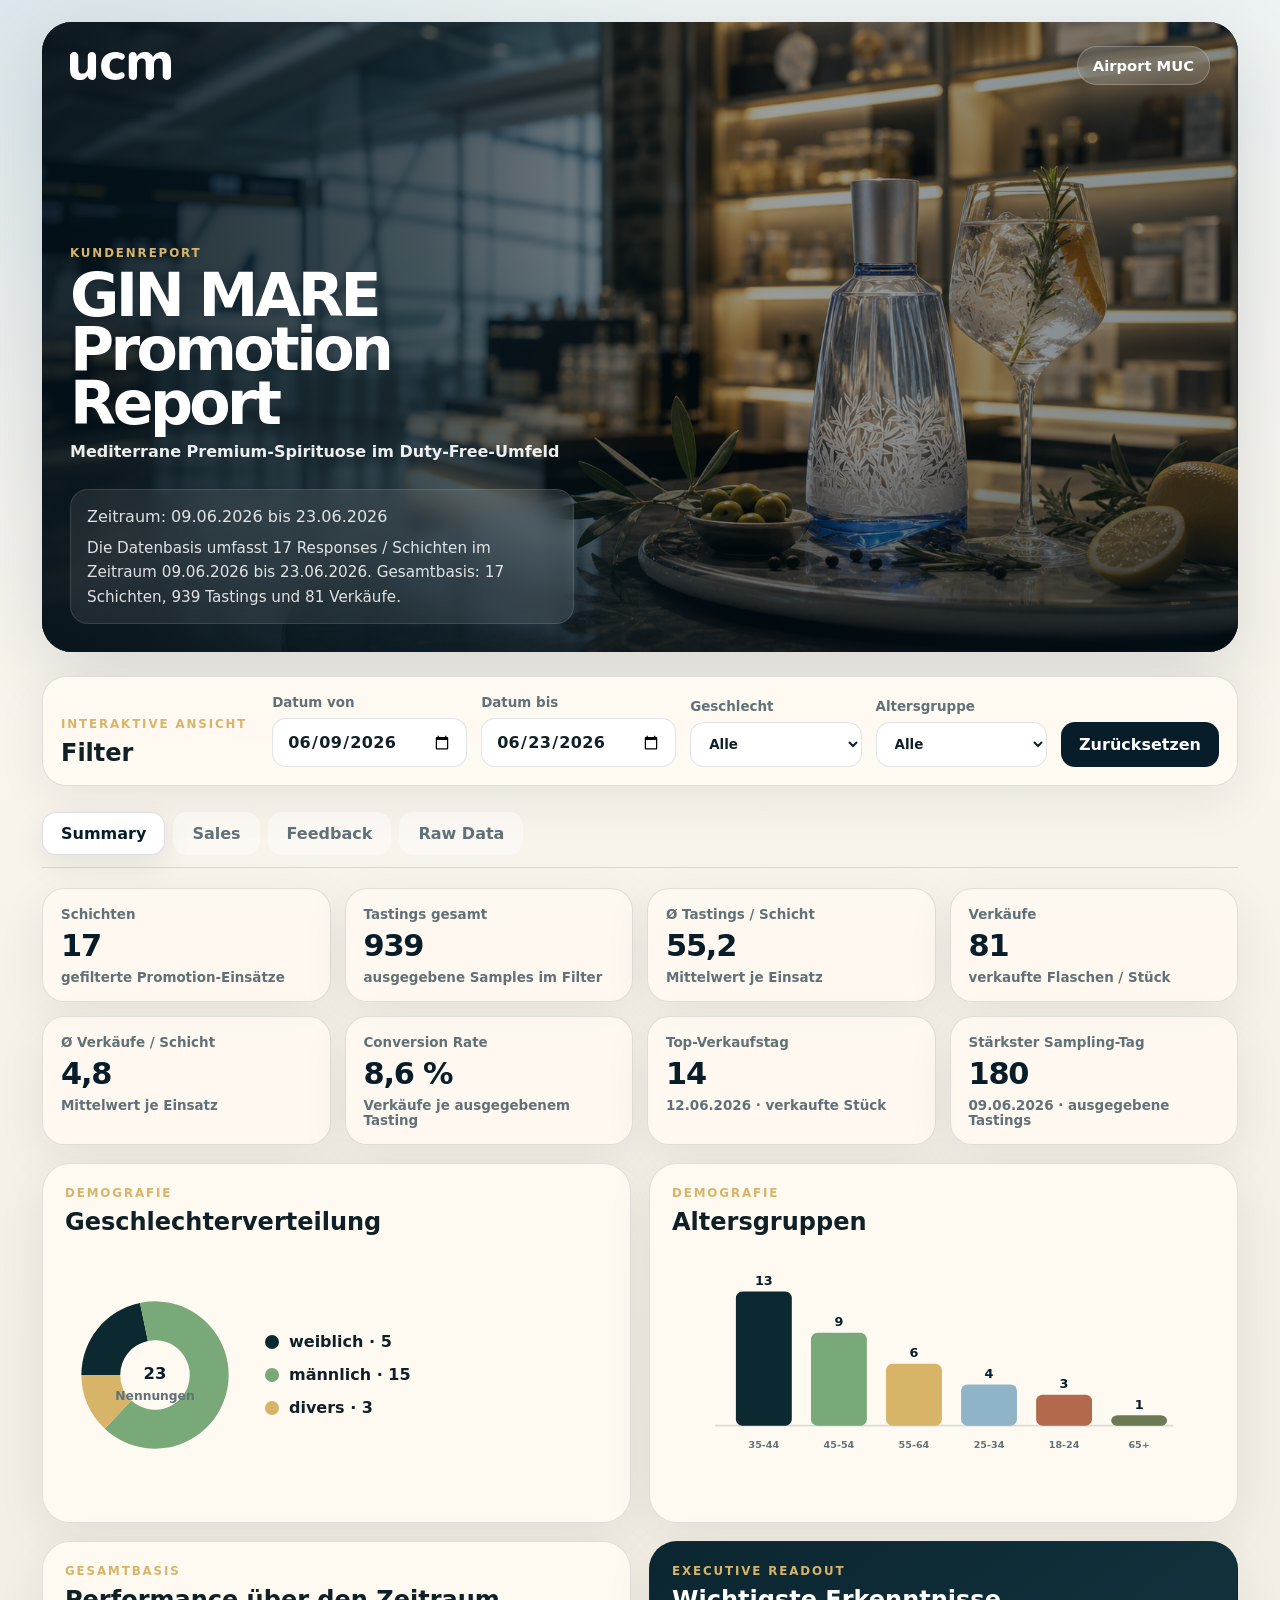
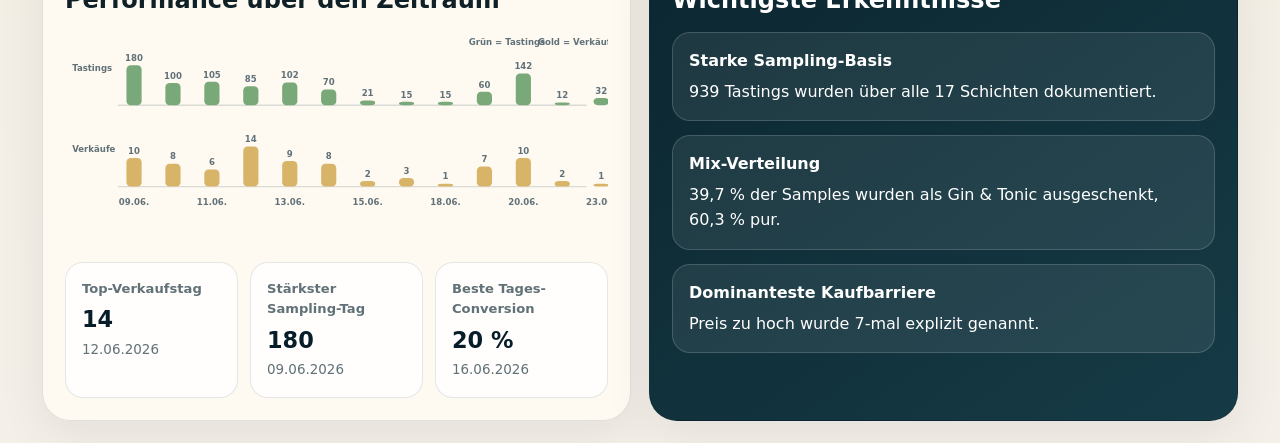
<file: index.html>
<!doctype html>
<html lang="de">
  <head>
    <meta charset="utf-8">
    <meta name="viewport" content="width=device-width, initial-scale=1">
    <title>Insights GIN MARE Promotion Airport MUC</title>
    <link rel="stylesheet" href="gin-mare-style.css">
  </head>
  <body>
    <div class="page-shell">
      <header class="hero">
        <div class="hero__image" aria-hidden="true"></div>
        <nav class="topbar" aria-label="Report Navigation">
          <div class="brand">
            <img class="brand-logo" src="assets/ucm-logo-white.svg" alt="ucm">
          </div>
          <div class="status-pill">Airport MUC</div>
        </nav>
        <div class="hero__content">
          <p class="eyebrow">Kundenreport</p>
          <h1><span>GIN MARE</span><span>Promotion Report</span></h1>
          <p class="subtitle">Mediterrane Premium-Spirituose im Duty-Free-Umfeld</p>
          <div class="hero-meta">
            <p class="period" id="reportPeriod">Zeitraum wird geladen</p>
            <p class="summary-text" id="executiveSummary"></p>
          </div>
        </div>
      </header>

      <main>
        <section class="controls" aria-label="Filter">
          <div class="controls__intro">
            <p class="section-kicker">Interaktive Ansicht</p>
            <h2>Filter</h2>
          </div>
          <label class="filter-field filter-field--date">Datum von <input type="date" id="dateFrom"></label>
          <label class="filter-field filter-field--date">Datum bis <input type="date" id="dateTo"></label>
          <label class="filter-field">Geschlecht <select id="genderFilter"></select></label>
          <label class="filter-field">Altersgruppe <select id="ageFilter"></select></label>
          <button type="button" id="resetFilters">Zurücksetzen</button>
        </section>

        <section class="tabs" aria-label="Report Tabs">
          <button class="tab is-active" data-tab="summary">Summary</button>
          <button class="tab" data-tab="sales">Sales</button>
          <button class="tab" data-tab="feedback">Feedback</button>
          <button class="tab" data-tab="raw">Raw Data</button>
        </section>

        <section class="tab-panel is-active" id="tab-summary">
          <div class="kpi-grid" id="kpiGrid"></div>
          <div class="panel-grid">
            <article class="panel">
              <p class="section-kicker">Demografie</p>
              <h2>Geschlechterverteilung</h2>
              <div class="chart" id="genderChart"></div>
            </article>
            <article class="panel">
              <p class="section-kicker">Demografie</p>
              <h2>Altersgruppen</h2>
              <div class="chart" id="ageChart"></div>
            </article>
          </div>
          <div class="panel-grid">
            <article class="panel">
              <p class="section-kicker">Gesamtbasis</p>
              <h2>Performance über den Zeitraum</h2>
              <div class="chart chart--compact" id="summaryPerformanceChart"></div>
              <div class="metric-grid metric-grid--three" id="summaryPerformanceMeta"></div>
            </article>
            <article class="panel accent-panel">
              <p class="section-kicker">Executive Readout</p>
              <h2>Wichtigste Erkenntnisse</h2>
              <div class="insight-list" id="summaryInsights"></div>
            </article>
          </div>
        </section>

        <section class="tab-panel" id="tab-sales">
          <div class="panel-grid panel-grid--wide">
            <article class="panel">
              <p class="section-kicker">Sales Performance</p>
              <h2>Tastings und Verkäufe pro Tag</h2>
              <div class="chart chart--wide" id="activationChart"></div>
              <div class="metric-grid metric-grid--three" id="activationMeta"></div>
            </article>
            <article class="panel">
              <p class="section-kicker">Mix</p>
              <h2>Pur vs. Gin &amp; Tonic</h2>
              <div class="chart chart--mix" id="shotMixChart"></div>
              <div class="metric-grid" id="shotMixMeta"></div>
            </article>
          </div>
          <div class="panel-grid">
            <article class="panel">
              <p class="section-kicker">Conversion</p>
              <h2>Leistungskennzahlen</h2>
              <div class="metric-stack" id="conversionInsights"></div>
            </article>
            <article class="panel">
              <p class="section-kicker">Tages-Highlights</p>
              <h2>Sales Readout</h2>
              <div class="insight-list" id="salesInsights"></div>
            </article>
          </div>
        </section>

        <section class="tab-panel" id="tab-feedback">
          <article class="panel feedback-panel">
            <p class="section-kicker">Kaufhindernisse</p>
            <h2>Häufigste Gründe gegen Kaufabschluss</h2>
            <div class="chart chart--obstacles" id="obstacleChart"></div>
            <div class="insight-inline" id="obstacleInsight"></div>
          </article>
          <article class="panel feedback-panel">
            <p class="section-kicker">Freitext</p>
            <h2>Wiederkehrende Kundensignale</h2>
            <div class="theme-grid feedback-quadrants" id="feedbackClusters"></div>
          </article>
          <article class="panel">
            <p class="section-kicker">Customer Voice</p>
            <h2>Ausgewählte Rückmeldungen</h2>
            <div class="quote-grid" id="feedbackQuotes"></div>
          </article>
          <article class="panel recommendation-panel">
            <p class="section-kicker">Insights &amp; Empfehlungen</p>
            <h2>Konkrete Empfehlungen für zukünftige Einsätze</h2>
            <div class="recommendations" id="recommendations"></div>
          </article>
        </section>

        <section class="tab-panel" id="tab-raw">
          <article class="panel">
            <div class="raw-wrap" id="rawWrap" hidden>
              <div class="table-scroll"><table id="rawTable"></table></div>
              <div class="raw-meta" id="rawMeta"></div>
            </div>
            <button class="raw-toggle" type="button" id="rawToggle" aria-expanded="false">Rohdaten anzeigen</button>
          </article>
        </section>
      </main>
    </div>
    <div class="tooltip" id="tooltip" role="status" aria-live="polite"></div>
    <script src="gin-mare-data-inline.js"></script>
    <script src="gin-mare-script.js"></script>
  </body>
</html>
</file>
<file: gin-mare-style.css>
:root {
  --navy: #081d2a;
  --navy-soft: #123343;
  --ink: #102027;
  --muted: #617178;
  --paper: #eff3f2;
  --card: rgba(255, 251, 243, 0.9);
  --card-strong: #fffaf2;
  --gold: #d8b469;
  --green: #6e9671;
  --blue: #7ca7c7;
  --line: rgba(8, 29, 42, 0.12);
  --shadow: 0 24px 80px rgba(8, 29, 42, 0.14);
  --feedback-section-gap: 18px;
  --feedback-panel-padding-y: 22px;
  --feedback-panel-padding-x: 22px;
  --feedback-title-gap: 18px;
}

* {
  box-sizing: border-box;
}

body {
  margin: 0;
  font-family: Inter, system-ui, -apple-system, BlinkMacSystemFont, "Segoe UI", sans-serif;
  color: var(--ink);
  background:
    radial-gradient(circle at top left, rgba(124, 167, 199, 0.16), transparent 28%),
    linear-gradient(180deg, #edf3f3 0%, #faf6ef 28%, #f4efe4 66%, #f4efe8 100%);
}

.page-shell {
  max-width: 1240px;
  margin: 0 auto;
  padding: 22px;
}

.hero {
  position: relative;
  display: flex;
  flex-direction: column;
  min-height: clamp(460px, 70vh, 760px);
  border-radius: 30px;
  overflow: hidden;
  color: #fff;
  background: var(--navy);
  box-shadow: var(--shadow);
}

.hero::before {
  content: "";
  position: absolute;
  inset: 0;
  background:
    linear-gradient(90deg, rgba(4, 18, 26, 0.88) 0%, rgba(6, 26, 36, 0.68) 32%, rgba(6, 26, 36, 0.28) 60%, rgba(6, 26, 36, 0.4) 100%),
    linear-gradient(180deg, rgba(255, 255, 255, 0.03), transparent 36%);
  z-index: 1;
}

.hero__image {
  position: absolute;
  inset: 0;
  background-image: url("assets/gin-mare-hero.png");
  background-size: cover;
  background-position: center center;
  transform: scale(1.02);
  filter: saturate(0.92) contrast(1.03) brightness(0.82);
}

.hero__image::after {
  content: "";
  position: absolute;
  inset: auto 0 0;
  height: 36%;
  background: linear-gradient(180deg, transparent, rgba(4, 18, 26, 0.58));
}

.topbar,
.hero__content {
  position: relative;
  z-index: 2;
}

.topbar {
  display: flex;
  justify-content: space-between;
  gap: 16px;
  align-items: center;
  padding: 24px 28px 0;
}

.brand {
  display: block;
}

.brand-logo {
  width: auto;
  height: 28px;
  display: block;
  filter: drop-shadow(0 8px 18px rgba(0, 0, 0, 0.18));
}

.brand-copy {
  display: grid;
  gap: 2px;
}

.brand-title {
  font-size: 0.92rem;
  font-weight: 800;
  letter-spacing: 0.08em;
  text-transform: uppercase;
}

.brand-subtitle {
  font-size: 0.85rem;
  color: rgba(255, 255, 255, 0.76);
}

.status-pill {
  padding: 10px 15px;
  border: 1px solid rgba(255, 255, 255, 0.22);
  border-radius: 999px;
  background: rgba(255, 255, 255, 0.12);
  backdrop-filter: blur(10px);
  font-size: 0.92rem;
  font-weight: 700;
}

.hero__content {
  margin-top: auto;
  max-width: 560px;
  padding: 0 28px 28px;
}

.eyebrow,
.section-kicker {
  margin: 0 0 8px;
  text-transform: uppercase;
  letter-spacing: 0.16em;
  font-size: 0.74rem;
  font-weight: 800;
  color: var(--gold);
}

h1 {
  margin: 0;
  font-size: clamp(2.35rem, 4.7vw, 4.2rem);
  line-height: 0.9;
  letter-spacing: -0.06em;
}

h1 span {
  display: block;
}

.subtitle {
  margin: 12px 0 0;
  max-width: 500px;
  font-size: 1rem;
  font-weight: 700;
  color: rgba(255, 255, 255, 0.92);
}

.hero-meta {
  margin-top: 28px;
  max-width: 560px;
  padding: 14px 16px;
  border-radius: 18px;
  background: rgba(255, 255, 255, 0.08);
  border: 1px solid rgba(255, 255, 255, 0.12);
  backdrop-filter: blur(10px);
}

.period,
.summary-text {
  margin: 0;
  color: rgba(255, 255, 255, 0.86);
  line-height: 1.6;
}

.summary-text {
  margin-top: 6px;
  font-size: 0.95rem;
}

.controls,
.tabs,
.panel,
.kpi-card {
  border: 1px solid var(--line);
  box-shadow: 0 14px 50px rgba(8, 29, 42, 0.07);
}

.controls {
  position: relative;
  z-index: 1;
  display: grid;
  grid-template-columns: 1.15fr 1fr 1fr 1fr 1fr auto;
  gap: 14px;
  align-items: end;
  margin: 24px 0 18px;
  padding: 18px;
  border-radius: 24px;
  background: rgba(255, 250, 242, 0.92);
  backdrop-filter: blur(14px);
}

.controls__intro h2,
.panel h2 {
  margin: 0;
}

.filter-field {
  display: grid;
  gap: 8px;
  font-size: 0.84rem;
  font-weight: 700;
  color: var(--muted);
}

input,
select,
button {
  font: inherit;
}

input,
select {
  width: 100%;
  border: 1px solid var(--line);
  border-radius: 14px;
  padding: 13px 14px;
  background: #fff;
  color: var(--ink);
}

.filter-field--date input {
  font-size: 1rem;
  font-weight: 800;
  letter-spacing: 0.02em;
}

button {
  cursor: pointer;
}

#resetFilters,
.raw-toggle {
  border: 0;
  border-radius: 14px;
  padding: 13px 18px;
  background: var(--navy);
  color: #fff;
  font-weight: 800;
}

.tabs {
  position: sticky;
  top: 0;
  z-index: 4;
  display: flex;
  gap: 8px;
  align-items: center;
  margin: 0 0 20px;
  padding: 8px 0 12px;
  background: transparent;
  border: 0;
  border-radius: 0;
  box-shadow: none;
  border-bottom: 1px solid rgba(8, 29, 42, 0.12);
}

.tab {
  border: 1px solid transparent;
  border-radius: 14px;
  background: rgba(255, 255, 255, 0.42);
  padding: 11px 18px;
  font-weight: 800;
  color: var(--muted);
}

.tab.is-active {
  background: #fff;
  border-color: rgba(8, 29, 42, 0.14);
  color: var(--navy);
  box-shadow: 0 10px 30px rgba(8, 29, 42, 0.08);
}

.tab-panel {
  display: none;
}

.tab-panel.is-active {
  display: block;
}

.kpi-grid {
  display: grid;
  grid-template-columns: repeat(4, minmax(0, 1fr));
  gap: 14px;
}

.kpi-card {
  padding: 18px 18px 16px;
  border-radius: 22px;
  background: rgba(255, 250, 241, 0.86);
}

.kpi-label,
.kpi-foot {
  margin: 0;
  color: var(--muted);
  font-size: 0.84rem;
  font-weight: 700;
}

.kpi-value {
  margin: 8px 0;
  color: var(--navy);
  font-size: 1.9rem;
  line-height: 1.05;
  font-weight: 900;
  letter-spacing: -0.04em;
}

.panel-grid {
  display: grid;
  grid-template-columns: 1fr 1fr;
  gap: 18px;
  margin-top: 18px;
}

.panel-grid--wide {
  grid-template-columns: minmax(0, 1.3fr) minmax(320px, 0.7fr);
}

.feedback-grid {
  margin-bottom: 22px;
}

#tab-feedback {
  gap: var(--feedback-section-gap);
}

#tab-feedback.is-active {
  display: grid;
}

#tab-feedback > .panel {
  margin: 0;
  padding: var(--feedback-panel-padding-y) var(--feedback-panel-padding-x);
}

#tab-feedback > .panel h2 {
  margin-top: 0;
}

.panel {
  padding: 22px;
  border-radius: 28px;
  background: var(--card);
}

.accent-panel,
.recommendation-panel {
  background: linear-gradient(145deg, #0b2630 0%, #163b46 100%);
  color: #fff;
}

.accent-panel .section-kicker,
.recommendation-panel .section-kicker {
  color: var(--gold);
}

.chart {
  min-height: 250px;
  margin-top: 14px;
}

.chart--wide {
  min-height: 340px;
}

.chart--compact {
  min-height: 220px;
}

.chart--mix {
  min-height: 214px;
}

.chart--obstacles {
  min-height: 170px;
}

.donut-chart {
  display: grid;
  grid-template-columns: 180px 1fr;
  gap: 20px;
  align-items: center;
}

.donut-legend,
.metric-stack,
.recommendations,
.theme-grid,
.quote-grid,
.insight-list {
  display: grid;
  gap: 14px;
}

.legend-row {
  display: flex;
  align-items: center;
  gap: 10px;
  font-weight: 700;
}

.legend-row span {
  width: 14px;
  height: 14px;
  border-radius: 999px;
}

.chart-value {
  fill: var(--navy);
  font-weight: 900;
}

.axis-label,
.chart-label,
.legend-text,
.chart-note {
  fill: var(--muted);
  font-size: 12px;
  font-weight: 700;
}

.grid-line {
  stroke: rgba(8, 29, 42, 0.14);
  stroke-width: 2;
}

.insight-item,
.metric-item,
.theme-card,
.quote-card,
.recommendation,
.metric-card,
.insight-inline {
  padding: 16px;
  border-radius: 18px;
  border: 1px solid rgba(8, 29, 42, 0.1);
  background: rgba(255, 255, 255, 0.78);
  line-height: 1.55;
}

.accent-panel .insight-item,
.recommendation {
  border-color: rgba(255, 255, 255, 0.16);
  background: rgba(255, 255, 255, 0.08);
}

.insight-item strong,
.theme-card strong,
.recommendation strong,
.metric-card strong {
  display: block;
  margin-bottom: 6px;
}

.metric-stack {
  margin-top: 16px;
}

.metric-item {
  display: flex;
  justify-content: space-between;
  align-items: baseline;
  gap: 12px;
  font-size: 1.05rem;
  font-weight: 800;
}

.metric-grid {
  display: grid;
  gap: 12px;
  margin-top: 16px;
}

#summaryInsights,
#salesInsights {
  margin-top: 18px;
}

#summaryPerformanceMeta {
  margin-top: 14px;
}

#activationMeta {
  margin-top: 10px;
}

#shotMixChart {
  margin-top: 12px;
}

#shotMixMeta {
  margin-top: 8px;
}

.metric-grid--three {
  grid-template-columns: repeat(3, minmax(0, 1fr));
}

.metric-card {
  min-height: 100%;
}

.metric-card__label {
  display: block;
  margin-bottom: 8px;
  color: var(--muted);
  font-size: 0.82rem;
  font-weight: 700;
}

.metric-card__value {
  display: block;
  color: var(--navy);
  font-size: 1.4rem;
  line-height: 1.1;
  font-weight: 900;
}

.metric-card__foot {
  display: block;
  margin-top: 8px;
  color: var(--muted);
  font-size: 0.84rem;
}

.theme-grid {
  grid-template-columns: repeat(2, minmax(0, 1fr));
  margin-top: 16px;
}

.theme-grid--stack {
  grid-template-columns: 1fr;
}

.feedback-quadrants {
  grid-template-columns: repeat(2, minmax(0, 1fr));
  gap: 16px;
  margin-top: var(--feedback-title-gap);
}

.mix-bars,
.obstacle-list {
  display: grid;
  gap: 18px;
  margin-top: 8px;
}

.mix-row,
.obstacle-row {
  display: grid;
  gap: 10px;
}

.mix-row__head,
.obstacle-row__head {
  display: flex;
  justify-content: space-between;
  gap: 12px;
  align-items: baseline;
}

.mix-row__head strong,
.obstacle-row__head strong {
  font-size: 1rem;
}

.mix-row__head span,
.obstacle-row__head span {
  color: var(--muted);
  font-size: 0.9rem;
  font-weight: 700;
  text-align: right;
}

.mix-track,
.obstacle-track {
  position: relative;
  overflow: hidden;
  min-height: 20px;
  border-radius: 999px;
  background: rgba(8, 29, 42, 0.08);
}

.mix-fill,
.obstacle-fill {
  display: flex;
  align-items: center;
  justify-content: flex-end;
  min-height: 20px;
  border-radius: 999px;
}

.mix-fill {
  min-width: 76px;
  padding-right: 10px;
  color: #fff;
  font-size: 0.82rem;
  font-weight: 800;
}

.theme-card span,
.theme-card small,
.quote-card small {
  display: block;
  margin-top: 6px;
  color: var(--muted);
}

.feedback-quadrants .theme-card {
  display: flex;
  flex-direction: column;
  min-height: 190px;
  padding: 18px;
  background: rgba(255, 255, 255, 0.84);
}

.feedback-quadrants .theme-card strong {
  margin-bottom: 10px;
  color: var(--navy);
  font-size: 1rem;
}

.feedback-quadrants .theme-card span {
  margin-top: 0;
  line-height: 1.65;
}

.feedback-quadrants .theme-card small {
  margin-top: auto;
  padding-top: 12px;
}

.quote-grid {
  grid-template-columns: repeat(2, minmax(0, 1fr));
  margin-top: var(--feedback-title-gap);
}

.insight-inline {
  margin-top: 16px;
  padding: 14px 16px;
  font-size: 0.95rem;
  color: var(--navy-soft);
  background: rgba(216, 180, 105, 0.12);
  border-color: rgba(216, 180, 105, 0.18);
}

#obstacleChart {
  margin-top: var(--feedback-title-gap);
}

#feedbackClusters,
#feedbackQuotes {
  margin-top: var(--feedback-title-gap);
}

#tab-feedback .section-kicker {
  margin-bottom: 8px;
}

#tab-feedback .insight-inline {
  margin-top: var(--feedback-title-gap);
}

#tab-feedback .recommendations {
  margin-top: var(--feedback-title-gap);
}

.raw-wrap {
  display: grid;
  gap: 14px;
}

.table-scroll {
  overflow: auto;
  border-radius: 18px;
  border: 1px solid var(--line);
  max-height: 560px;
  background: #fff;
}

table {
  width: 100%;
  min-width: 1200px;
  border-collapse: collapse;
  table-layout: fixed;
}

th,
td {
  padding: 10px;
  text-align: left;
  vertical-align: top;
  border-bottom: 1px solid var(--line);
}

th {
  position: sticky;
  top: 0;
  z-index: 1;
  background: #f5efe1;
  position: sticky;
}

#rawTable th {
  position: sticky;
  top: 0;
  padding-right: 18px;
}

.raw-sort {
  display: flex;
  align-items: center;
  gap: 8px;
  padding: 0;
  width: 100%;
  border: 0;
  background: transparent;
  color: var(--navy);
  font-weight: 800;
  text-align: left;
}

.raw-cell {
  display: inline-block;
  max-width: 100%;
}

.raw-cell--head {
  max-width: 100%;
}

.raw-resize-handle {
  position: absolute;
  top: 0;
  right: -1px;
  width: 12px;
  height: 100%;
  cursor: col-resize;
  touch-action: none;
}

.raw-resize-handle::after {
  content: "";
  position: absolute;
  top: 8px;
  bottom: 8px;
  left: 50%;
  width: 2px;
  transform: translateX(-50%);
  border-radius: 999px;
  background: rgba(8, 29, 42, 0.14);
  transition: background 120ms ease;
}

.raw-resize-handle:hover::after {
  background: rgba(8, 29, 42, 0.32);
}

body.is-resizing-columns {
  cursor: col-resize;
  user-select: none;
}

.raw-meta {
  display: flex;
  flex-wrap: wrap;
  gap: 10px;
  color: var(--muted);
  font-size: 0.9rem;
}

.tooltip {
  position: fixed;
  display: none;
  z-index: 99;
  max-width: 340px;
  padding: 10px 12px;
  border-radius: 12px;
  background: #081d2a;
  color: #fff;
  font-size: 0.86rem;
  box-shadow: 0 12px 40px rgba(0, 0, 0, 0.22);
  pointer-events: none;
}

@media (max-width: 1080px) {
  .controls {
    grid-template-columns: 1fr 1fr;
    margin: 16px 0 18px;
  }

  .controls__intro {
    grid-column: 1 / -1;
  }

  .kpi-grid,
  .panel-grid,
  .panel-grid--wide,
  .quote-grid,
  .theme-grid,
  .metric-grid--three {
    grid-template-columns: 1fr;
  }

  .donut-chart {
    grid-template-columns: 1fr;
  }
}

@media (max-width: 720px) {
  .page-shell {
    padding: 12px;
  }

  .hero {
    min-height: 420px;
  }

  .hero::before {
    background: linear-gradient(180deg, rgba(4, 18, 26, 0.42) 0%, rgba(6, 26, 36, 0.78) 46%, rgba(6, 26, 36, 0.9) 100%);
  }

  .topbar {
    padding: 20px 20px 0;
  }

  .hero__content {
    max-width: none;
    padding: 0 18px 20px;
  }

  .brand-logo {
    height: 28px;
  }

  .status-pill {
    padding: 8px 12px;
    font-size: 0.84rem;
  }

  .tabs {
    overflow: auto;
    padding-bottom: 10px;
  }

  .tab {
    white-space: nowrap;
  }
}
</file>
